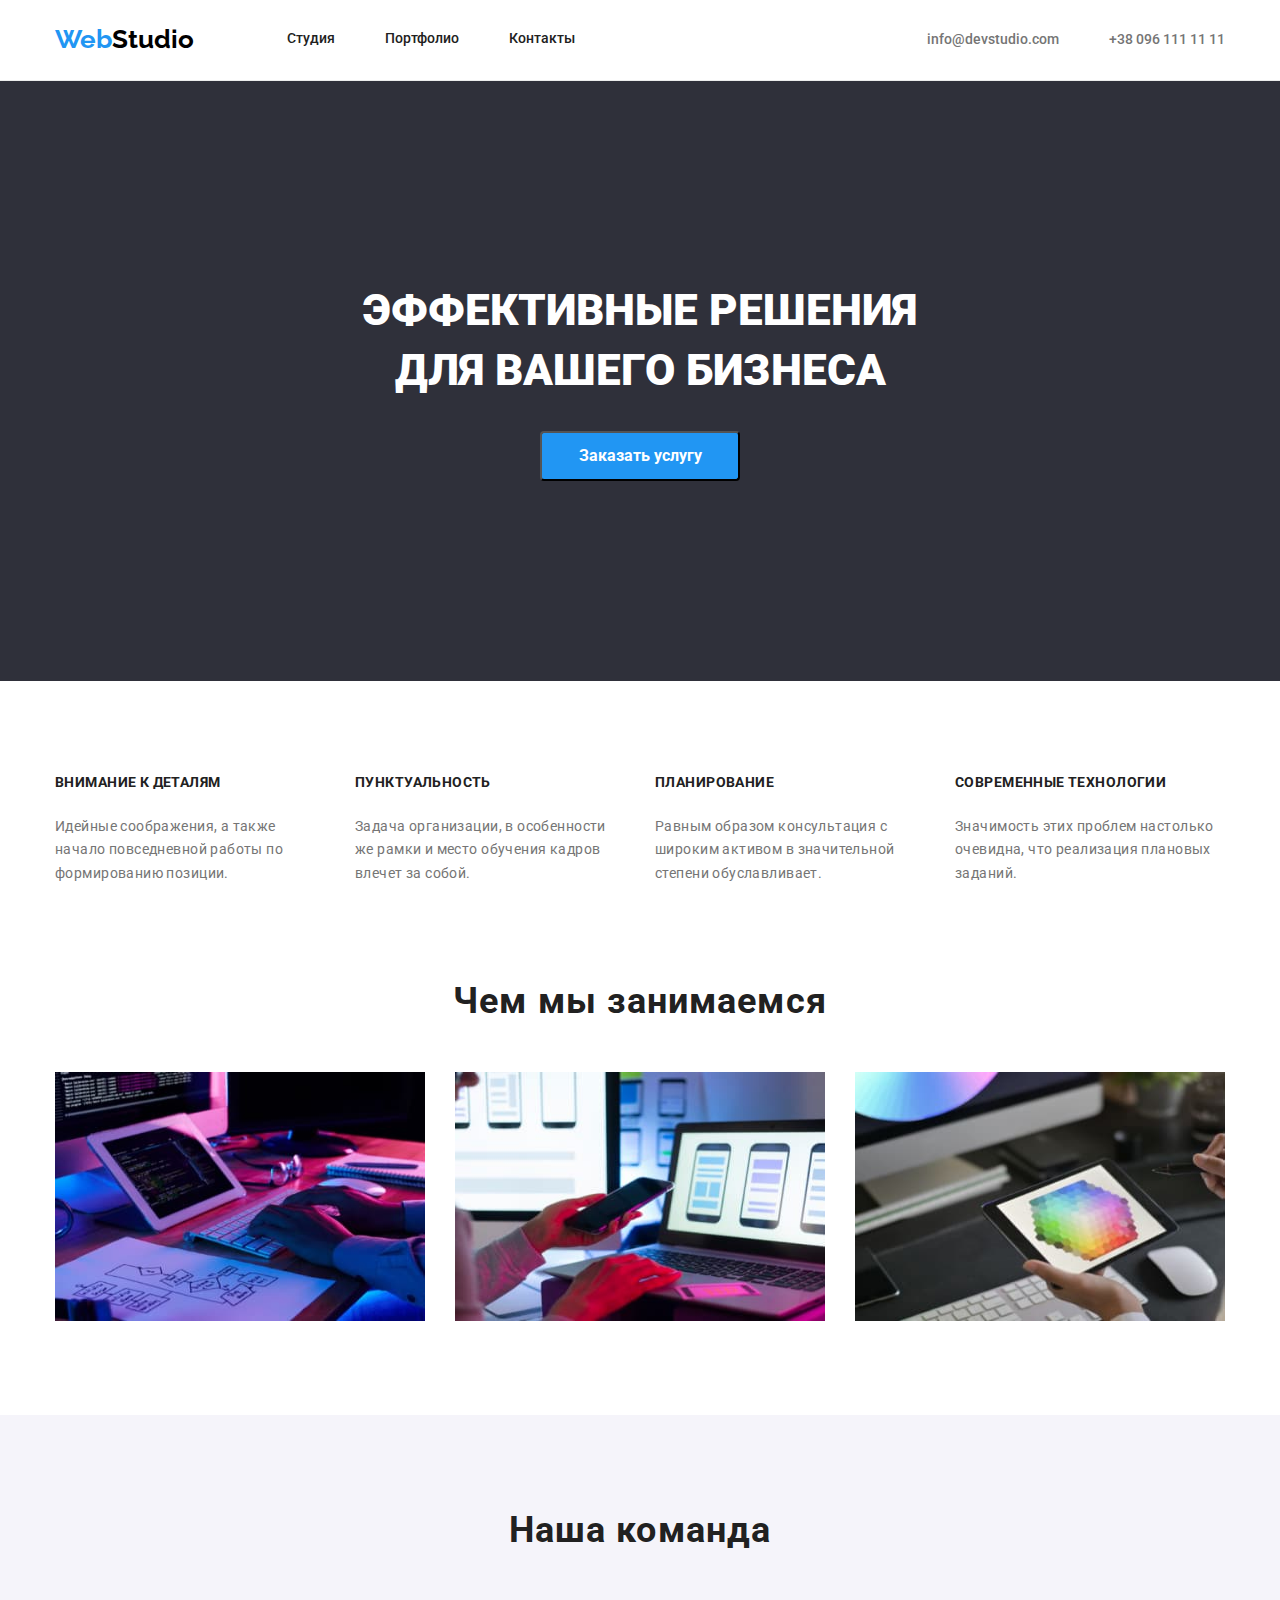
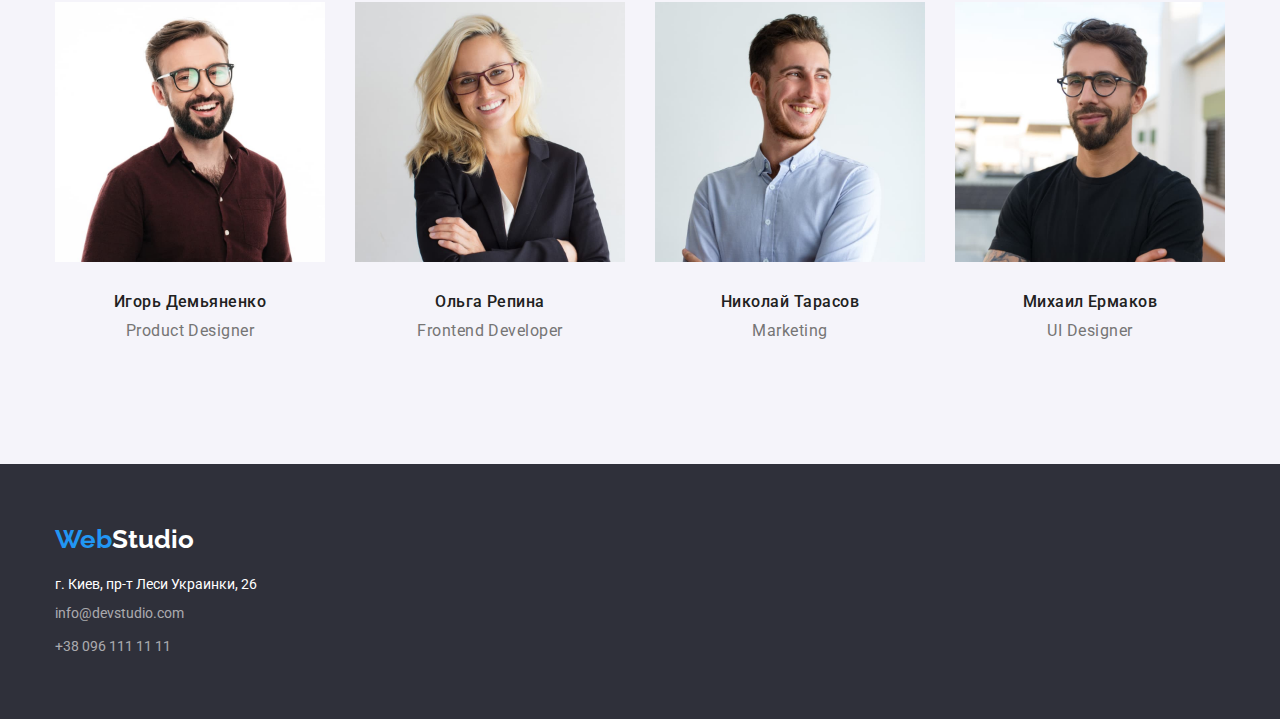
<file: index.html>
<!DOCTYPE html>
<html lang="ru">
<head>
    <meta charset="UTF-8">
    <meta http-equiv="X-UA-Compatible" content="IE=edge">
    <meta name="viewport" content="width=device-width, initial-scale=1.0">
    <link
        href="https://fonts.googleapis.com/css2?family=Raleway:wght@700&family=Roboto:wght@400;500;700;900&display=swap"
        rel="stylesheet">
    <title>Web Studio (Version 2.1)</title>
    <link rel="stylesheet" href="https://cdnjs.cloudflare.com/ajax/libs/modern-normalize/1.1.0/modern-normalize.min.css">
    <link rel="stylesheet" href="./css/styles.css" />
</head>

<body class="body">
    <header class="header">
        <div class="container">
        <nav class="nav">
        <a href="./" class="logo link" lang="en"><span class="logo-first">Web</span>Studio</a>
            <ul class="header-men list">
                <li class="header-li"> <a href="./" class="header-item link">Студия</a></li>
                <li class="header-li"> <a href="./portfolio.html" class="header-item link">Портфолио</a></li>
                <li class="header-li"> <a href="" class="header-item link">Контакты</a></li>
            </ul>
             <ul class="header-cont list">
                <li class="header-li"><a href="mailto:info@devstudio.com" class="header-contacts link">info@devstudio.com</a></li>
                <li class="header-li"><a href="tel:+380961111111" class="header-contacts link">+38 096 111 11 11</a></li>
            </ul>
        </nav>
        </div>
    </header>

<main>
    <!-- Section-1 -->
<section class="hero section">
    <div class="container">
    <h1 class="section-hero">Эффективные решения <br> для вашего бизнеса</h1>
    <button type="button" class="btn-hero">Заказать услугу</button>
    </div>
</section>
<!-- Section-2 -->
<section class="features section">
    <div class="container">
    <ul class="features-list list">
        <li>
            <h3 class="features-name">Внимание к деталям</h3>
            <p class="features-text">Идейные соображения, а также начало повседневной работы по формированию позиции.</p>
        </li>
        <li>
            <h3 class="features-name">Пунктуальность</h3>
            <p class="features-text">Задача организации, в особенности же рамки и место обучения кадров влечет за собой.</p>
        </li>
        <li>
            <h3 class="features-name">Планирование</h3>
            <p class="features-text">Равным образом консультация с широким активом в значительной степени обуславливает.</p>
        </li>
        <li>
            <h3 class="features-name">Современные технологии</h3>
            <p class="features-text">Значимость этих проблем настолько очевидна, что реализация плановых заданий.</p>
        </li>
    </ul>
    </div>
</section>
<section class="pjc section">
    <div class="container">
    <h2 class="projects">Чем мы занимаемся</h2>
    <ul class="projects-list list">
        <li>
            <img
              src="./images/box-1.jpg"
              alt="Кто-то печатает на клавиатуре"
              width="370"
              height="249"
            />
        </li>          
        <li>
            <img
              src="./images/box-2.jpg"
              alt="Кто-то смотрит в телефон и экран ноутбука"
              width="370"
              height="249"
            />
        </li>         
        <li>
            <img
              src="./images/box-3.jpg"
              alt="Экран планшета с макетом."
              width="370"
              height="249"
            />
        </li>
    </ul>
    </div>
</section>
<!-- Section-3 -->
<section class="we section">
    <div class="container">
    <h2 class="team">Наша команда</h2>
    <ul class="team-list list">
        <li>
            <img src="./images/photo-1.jpg" alt="Фото Игорь Демьяненко" width="270" height="260" />
            <div class="team-manager">
                <h3 class="manager">Игорь Демьяненко</h3>
                <p lang="en" class="manager-position">Product Designer</p>
            </div>
        </li>
        <li>
            <img src="./images/photo-2.jpg" alt="Фото Ольга Репина" width="270" height="260" />
            <div class="team-manager">
                <h3 class="manager">Ольга Репина</h3>
                <p lang="en" class="manager-position">Frontend Developer</p>
            </div>
        </li>
        <li>
            <img src="./images/photo-3.jpg" alt="Фото Николай Тарасов" width="270" height="260" />
            <div class="team-manager">
                <h3 class="manager">Николай Тарасов</h3>
                <p lang="en" class="manager-position">Marketing</p>
            </div>
        </li>
        <li>
            <img src="./images/photo-4.jpg" alt="Фото Михаил Ермаков" width="270" height="260" />
            <div class="team-manager">
                <h3 class="manager">Михаил Ермаков</h3>
                <p lang="en" class="manager-position">UI Designer</p>
            </div>
        </li>
    </ul>
    </div>
</section>
</main>
<footer class="footer-body">
    <div class="container">
    <a href="./" class="logo-footer link" lang="en"><span class="logo-first-footer">Web</span><span class="logo-second-footer">Studio</span></a>
            <div class="footer-men">
            <ul class="list">
            <li class="footer-li"><address> <span class="address">г. Киев, пр-т Леси Украинки, 26</span> <br></li>
            <li class="footer-li"><a href="mailto:info@devstudio.com" class="contacts link">info@devstudio.com</a><br></li>
            <li class="footer-li"><a href="tel:+380961111111" class="contacts link">+38 096 111 11 11</a></li>
            </address>
            </ul>
            </div>
    </div>
</footer>
</body>
</html>
</file>
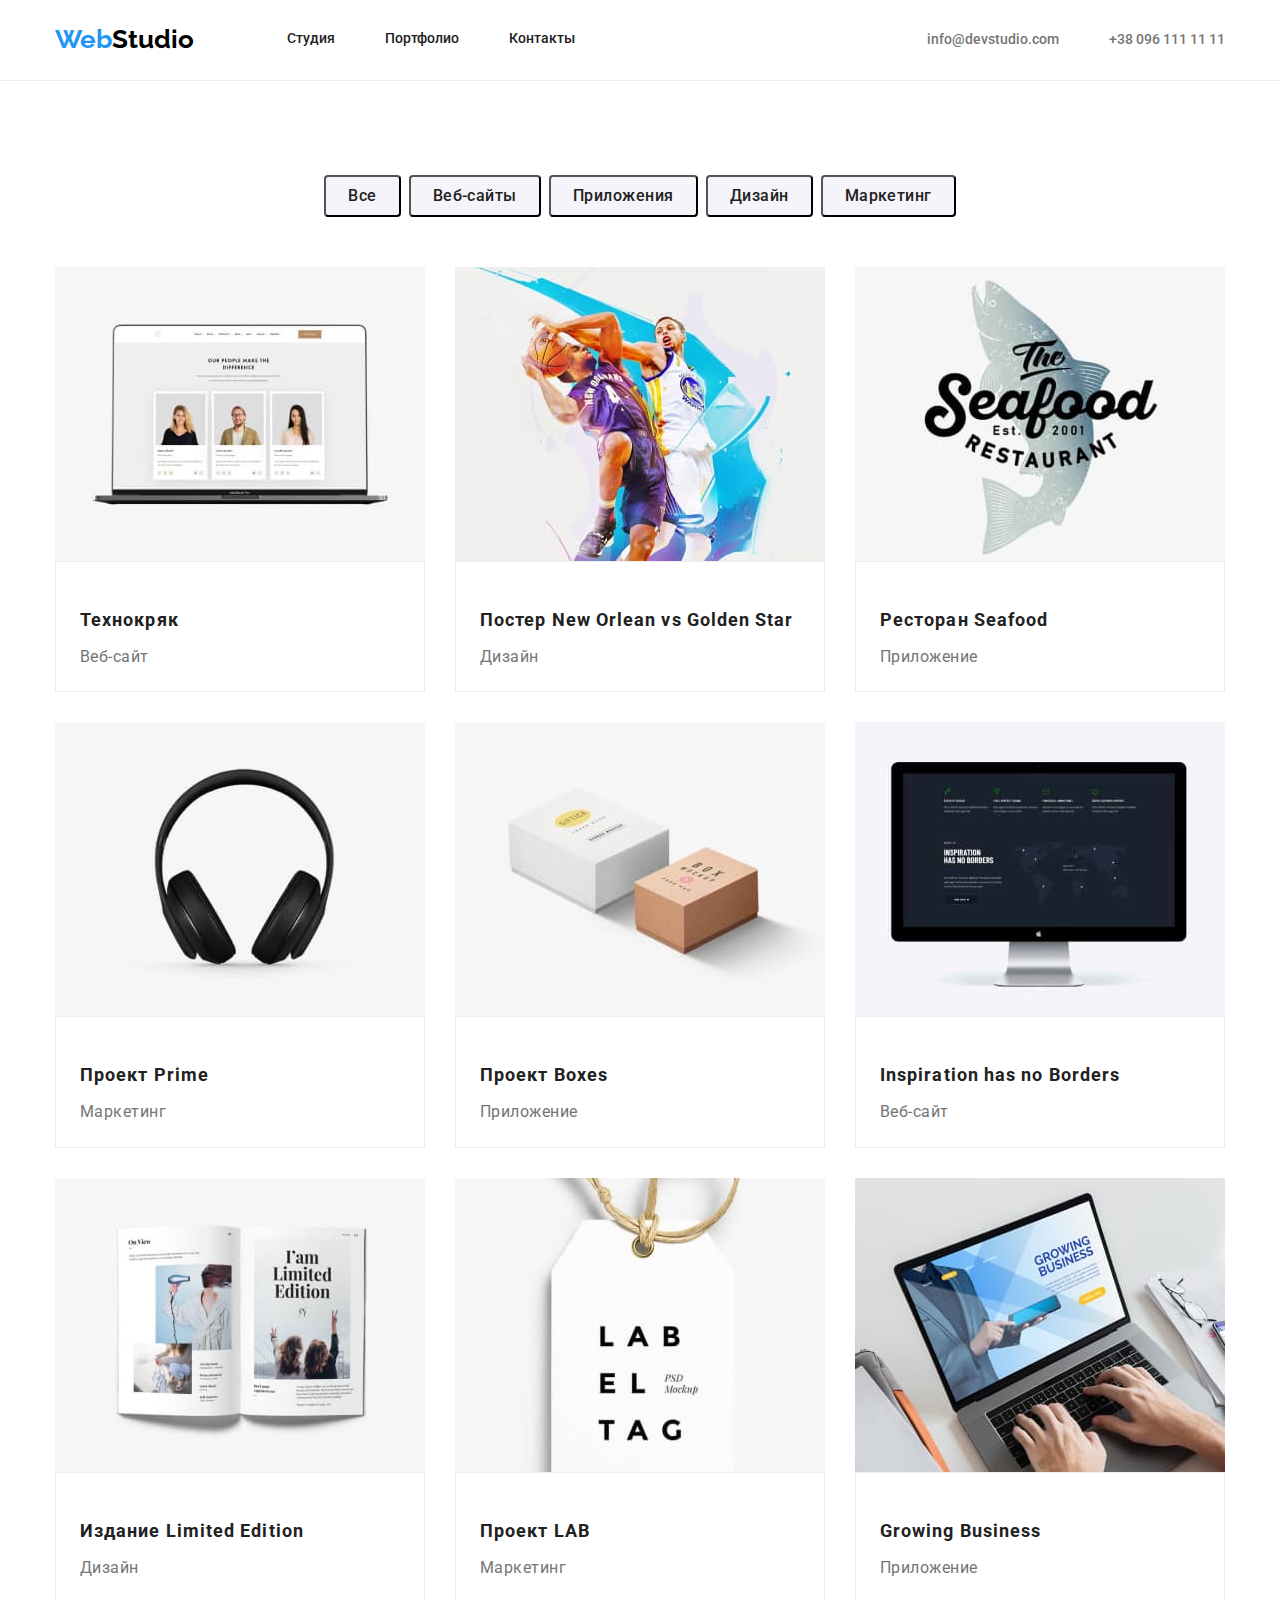
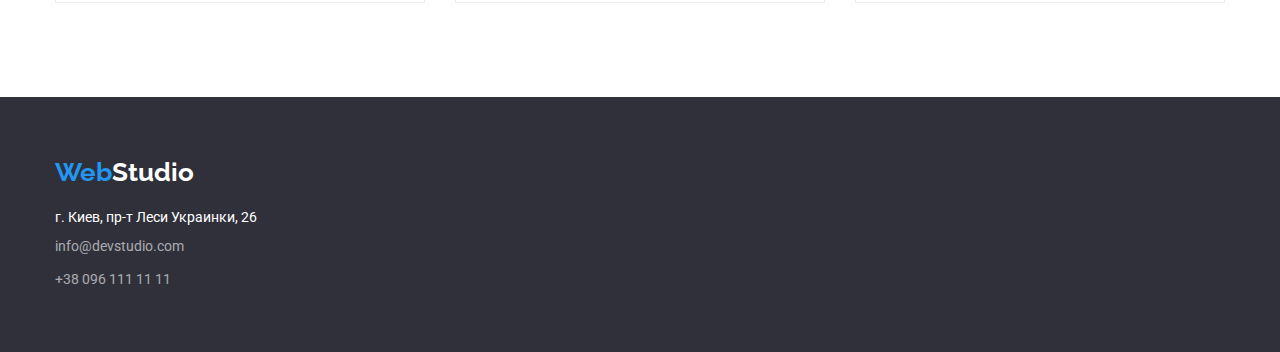
<file: portfolio.html>
<!DOCTYPE html>
<html lang="ru">

<head>
    <meta charset="UTF-8">
    <meta http-equiv="X-UA-Compatible" content="IE=edge">
    <meta name="viewport" content="width=device-width, initial-scale=1.0">
    <link
        href="https://fonts.googleapis.com/css2?family=Raleway:wght@700&family=Roboto:wght@400;500;700;900&display=swap"
        rel="stylesheet">
    <title>Web Studio (Version 2.1)</title>
    <link rel="stylesheet"
        href="https://cdnjs.cloudflare.com/ajax/libs/modern-normalize/1.1.0/modern-normalize.min.css">
    <link rel="stylesheet" href="./css/styles.css" />
</head>

<body class="body">
    <header class="header">
        <div class="container">
            <nav class="nav">
                <a href="./" class="logo link" lang="en"><span class="logo-first">Web</span>Studio</a>
                <ul class="header-men list">
                    <li class="header-li"> <a href="./" class="header-item link">Студия</a></li>
                    <li class="header-li"> <a href="./portfolio.html" class="header-item link">Портфолио</a></li>
                    <li class="header-li"> <a href="" class="header-item link">Контакты</a></li>
                </ul>
                <ul class="header-cont list">
                    <li class="header-li"><a href="mailto:info@devstudio.com"
                            class="header-contacts link">info@devstudio.com</a></li>
                    <li class="header-li"><a href="tel:+380961111111" class="header-contacts link">+38 096 111 11 11</a>
                    </li>
                </ul>
            </nav>
        </div>
    </header>

    <main>
       <!--Section-1-->
    <section class="section">
        <div class="container">
    <h1 class="visually-hidden">Реализованные проекты</h1>
            <div class="filter">
            <ul class="filters-list list">
            <li class="filters-li"><button type="button" class="btn-text">Все</button></li>
            <li class="filters-li"><button type="button" class="btn-text">Веб-сайты</button></li>
            <li class="filters-li"><button type="button" class="btn-text">Приложения</button></li>
            <li class="filters-li"><button type="button" class="btn-text">Дизайн</button></li>
            <li class="filters-li"><button type="button" class="btn-text">Маркетинг</button></li>
            </ul>
        </div>
        <ul class="products-list list">
            <li class="products-li">
                <img
                src="./images/projekt1.jpg"
                alt="Логотип сайта компании Технокряк"
                width="370"
                height="294" />
                  <div class="products"><h3 class="products-name">Технокряк</h3> <p><span class="products-text">Веб-сайт</span></p></div>
            </li>
            <li class="products-li">
                <img src="./images/projekt2.jpg" 
                alt="Постер New Orlean vs Golden Star" 
                width="370" 
                height="294" />
                <div class="products"> <h3 class="products-name">Постер <span lang="en">New Orlean vs Golden Star</span></h3><p><span class="products-text">Дизайн</span></p></div>
            </li>
            <li class="products-li">
                <img src="./images/projekt3.jpg" 
                alt="Логотип ресторана Seafood" 
                width="370" 
                height="294" />
                    <div class="products"><h3 class="products-name">Ресторан <span lang="en">Seafood</span></h3><p><span class="products-text">Приложение</span></p></div>
            </li>
            <li class="products-li">
                <img src="./images/projekt4.jpg" 
                alt="Наушники" 
                width="370" 
                height="294" />
                <div class="products"> <h3 class="products-name">Проект <span lang="en">Prime</span></h3><p><span class="products-text">Маркетинг</span></p></div>
            </li>
            <li class="products-li">
                <img src="./images/projekt5.jpg" 
                alt="Две коробки" 
                width="370" 
                height="294" />
                <div class="products">  <h3 class="products-name">Проект <span lang="en">Boxes</span></h3><p><span class="products-text">Приложение</span></p></div>
            </li>
            <li class="products-li">
                <img src="./images/projekt6.jpg" 
                alt="Монитор" 
                width="370" 
                height="294" />
                <div class="products">  <h3 lang="en" class="products-name">Inspiration has no Borders</h3><p><span class="products-text">Веб-сайт</span></p></div>
            </li>
            <li class="products-li">
                <img src="./images/projekt7.jpg" 
                alt="Разворот книги, текст с изображениями" 
                width="370" 
                height="294" />
                <div class="products">  <h3 class="products-name">Издание <span lang="en">Limited Edition</span></h3><p><span class="products-text">Дизайн</span> </p></div>
            </li>
            <li class="products-li">
                <img src="./images/projekt8.jpg" 
                alt="Бирка на веревке с крупными буквами" 
                width="370" 
                height="294" />
                <div class="products">  <h3 class="products-name">Проект <span lang="en">LAB</span></h3><p><span class="products-text">Маркетинг</span></p></div>
            </li>
            <li class="products-li">
                <img src="./images/projekt9.jpg" 
                alt="Открытый ноутбук" 
                width="370" 
                height="294" />
                <div class="products">  <h3 lang="en" class="products-name">Growing Business</h3><p><span class="products-text">Приложение</span></p></div>
            </li> 
        </ul>
        </div>
    </section>
    </main>
<footer class="footer-body">
    <div class="container">
        <a href="./" class="logo-footer link" lang="en"><span class="logo-first-footer">Web</span><span
                class="logo-second-footer">Studio</span></a>
        <div class="footer-men">
            <ul class="list">
                <li class="footer-li">
                    <address> <span class="address">г. Киев, пр-т Леси Украинки, 26</span> <br>
                </li>
                <li class="footer-li"><a href="mailto:info@devstudio.com"
                        class="contacts link">info@devstudio.com</a><br></li>
                <li class="footer-li"><a href="tel:+380961111111" class="contacts link">+38 096 111 11 11</a></li>
                </address>
            </ul>
        </div>
    </div>
</footer>
</body>
        
</html>
</file>
<file: css/styles.css>
:root {
  --basic-color: #212121;
  --second-color: #757575;
  --accent-color: #2196F3;
  --second-accent-color: #FFFFFF
}

* {
    box-sizing: border-box;
}
body {
    margin: 0;
  font-family: 'Roboto', sans-serif;
}

p,
h1,
h2,
h3,
h4,
h5,
h6 {
    margin: 0;
}

ul,
ol {
    margin: 0;
    padding-left: 0;
}

img {
    display: block;
}

.list {
  list-style: none;
}

.link {
  text-decoration: none;
}

.container {
    width: 1200px;
    padding-left: 15px;
    padding-right: 15px;
    margin: 0 auto;
}

.section {
    padding-top: 94px;
    padding-bottom: 94px;
}

.header {
    padding-top: 24px;
    padding-bottom: 25px;
    border-bottom: 1px solid #ECECEC;
}

.visually-hidden {
    position: absolute;
    white-space: nowrap;
    width: 1px;
    height: 1px;
    overflow: hidden;
    border: 0;
    padding: 0;
    clip: rect(0 0 0 0);
    clip-path: inset(50%);
    margin: -1px;
}
/*Head*/
/*Header*/
.nav {
    display: flex;
    align-items: center;
}
.logo {
    margin-right: 93px;
}

.logo,
.logo-footer {
    font-family: 'Raleway';
    font-weight: bold;
    font-size: 26px;
    line-height: 1.19;
    color: #000000;
}
.logo-first,
.logo-first-footer{
    color: var(--accent-color);
}

.header-men,
.header-cont,
.header-item  {
    display: flex;
}

.header-li:not(:last-child),
.header-contacts:not(:last-child) {
    margin-right: 50px;
}

.header-cont {
    margin-left: auto;
}

.header-item,
.header-contacts{
    font-family: Roboto;
    font-weight: 500;
    font-size: 14px;
    line-height: 1.14;
}
.header-item{color: var(--basic-color)}
.header-contacts {color: var(--second-color)}

.header-item:hover,
.header-item:focus,
.header-contacts:hover,
.header-contacts:focus {
    color: var(--accent-color);
}

/*Hero*/
.hero {
    background: #2F303A;
    text-align: center;
    padding-top: 200px;
    padding-bottom: 200px;
}
.section-hero,
.btn-hero {
    font-family: Roboto;

}
.section-hero {
    font-weight: 900;
    text-transform: uppercase;
    font-size: 44px;
    line-height: 1.36;
    margin-bottom: 30px;
    min-width: 696px;
    color: var(--second-accent-color);

}
.btn-hero {
    cursor: pointer;
    font-weight: bold;
    font-size: 16px;
    text-align: center;
    line-height: 1.88;
    border-radius: 4px;
    min-width: 200px;
    min-height: 50px;
    color: var(--second-accent-color);
    background: var(--accent-color);
}

/*features*/

.features-list {
    display: flex;
    justify-content: space-between;
}
.features {
    padding-bottom: 0;
}

.features-name:not(:last-child),
.features-text:not(:last-child) {
    margin-right: 30px;
}

.features-name,
.features-text{
    font-family: Roboto;
    font-size: 14px;
    letter-spacing: 0.03em;
}
.features-name{
    font-weight: bold;
    line-height: 1.14;
    max-width: 270px;
    text-transform: uppercase;
    color: var(--basic-color);
}
.features-text {
    line-height: 1.71;
    margin-top: 24px;
    max-width: 270px;
    color: var(--second-color);
}
/*projects*/

.projects-list {
    display: flex;
    justify-content: space-between;
    margin-top: 50px;
}

.projects-list:not(:last-child){
    margin-right: 30px;
}

.projects{
    font-family: Roboto;
    font-weight: bold;
    font-size: 36px;
    line-height: 1.17;
    text-align: center;
    letter-spacing: 0.03em;
    color: var(--basic-color);
}


/*team*/
.we {
    text-align: center;
    background-color: #F5F4FA;
}

.team-list {
    display: flex;
    justify-content: space-between;
    margin-top: 50px;
}

.team-list:not(:last-child) {
    margin-right: 30px;
}

.team,
.manager,
.manager-position {
    font-family: Roboto;
    letter-spacing: 0.03em;
}

.team {
    font-weight: bold;
    font-size: 36px;
    line-height: 1.17;
    color: var(--basic-color);
}
.team-manager {
    padding-top: 30px;
    padding-bottom: 30px;
}
.manager{
    font-weight: 500;
    font-size: 16px;
    line-height: 1.19;
    text-align: center;
    color: var(--basic-color);
}

.manager-position {
    font-size: 16px;
    line-height: 1.19;
    text-align: center;
    margin-top: 10px;
    color: var(--second-color);
}
/*footer*/
.footer-men {
    margin-top: 20px;
}

.footer-li:not(:last-child) {
    margin-bottom: 9px;
}
.footer-body {
    background: #2F303A;
    padding-top: 60px;
    padding-bottom: 60px;
}
.logo-second,
.logo-second-footer {
    color: #FFFFFF;
}
.address,
.contacts{
    font-family: Roboto;
    font-size: 14px;
    font-style: normal;
}
.address {
    line-height: 1.19;
    color: var(--second-accent-color);
    margin-top: 30px;
}
.contacts{
    line-height: 1.71;
    color: rgba(255, 255, 255, 0.6);
}
.contacts:hover,
.contacts:focus {
    color: var(--accent-color);
}
/*Portfolio*/
.visually-hidden {
  position: absolute;
  white-space: nowrap;
  width: 1px;
  height: 1px;
  overflow: hidden;
  border: 0;
  padding: 0;
  clip: rect(0 0 0 0);
  clip-path: inset(50%);
  margin: -1px;
}

.filters-list {
    display: flex;
    justify-content: center;
}
/* .filters-li {
    margin: 6px,22px;
} */

.filters-li:not(:last-child) {
    margin-right: 8px;
}

.btn-text,
.products-name
.products-text{
    font-family: Roboto;
}
.btn-text{
    font-weight: 500;
    font-size: 16px;
    line-height: 1.63;
    text-align: center;
    letter-spacing: 0.03em;
    padding: 6px 22px;
    color: var(--basic-color);
    background: #F5F4FA;
    border-radius: 4px;
}
.products {
    border:1px solid #EEEEEE;
    /* margin-bottom: 20px; */
    padding: 20px 24px;
}
.products-name {
    display: block;
    font-weight: bold;
    font-size: 18px;
    margin-top: 20px;
    line-height: 2;
    letter-spacing: 0.06em;
    color: var(--basic-color);
}
.products-text{
    display: block;
    font-size: 16px;
    line-height: 1.83;
    margin-top: 4px;
    letter-spacing: 0.03em;
    color: var(--second-color);
}

.products-list {
    display: flex;
    justify-content: center;
    flex-wrap: wrap;
    margin-top: 50px;
}
.products-li {
    margin-right: 30px;
    margin-bottom: 30px;
}

.products-li:nth-child(3n) {
    margin-right: 0;
}
.products-li:nth-last-child(-n+3) {
    margin-bottom: 0;
}

.btn-text:hover,
.btn-text:focus {
    color: var(--second-accent-color);
    background: var(--accent-color);
}
</file>
